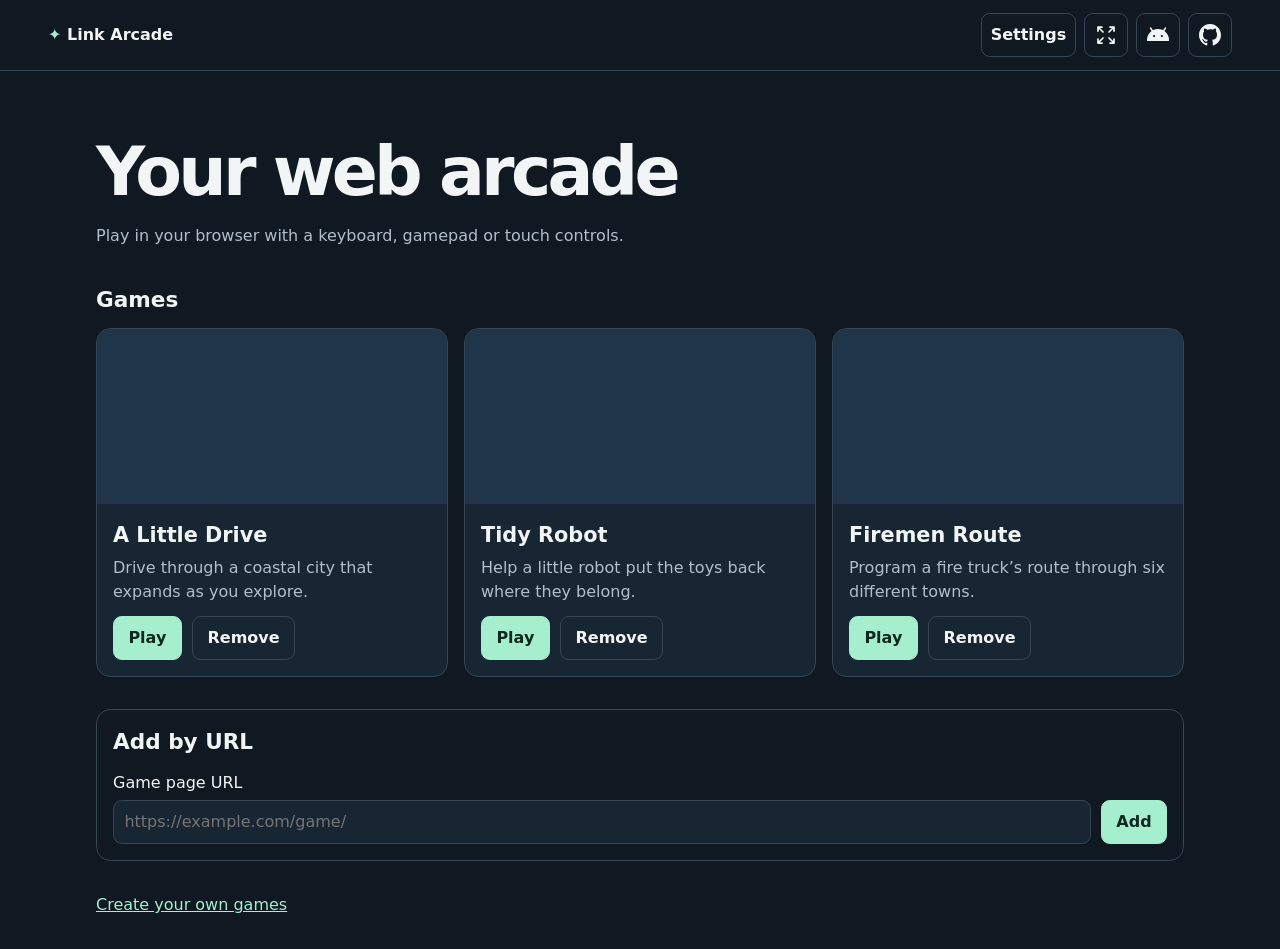
<file: docs/index.html>
<!doctype html>
<html lang="en">
<head>
  <meta charset="utf-8">
  <meta name="viewport" content="width=device-width, initial-scale=1">
  <meta name="theme-color" content="#101822">
  <title>Link Arcade</title>
  <link rel="stylesheet" href="./arcade.css">
  <script type="module" src="./catalog.js"></script>
</head>
<body>
  <header class="top">
    <a class="brand" href="./"><span aria-hidden="true">✦</span> Link Arcade</a>
    <nav class="top-links" aria-label="Arcade controls and links">
      <a id="settings-link" class="icon-link" href="./settings.html">Settings</a>
      <button id="fullscreen" type="button" class="icon-link" aria-label="Full screen" title="Full screen" hidden>
        <svg viewBox="0 0 24 24" width="24" height="24" fill="none" stroke="currentColor" stroke-width="1.75" stroke-linecap="round" stroke-linejoin="round" aria-hidden="true">
          <path class="expand" d="M9 9 4 4m0 4V4h4m7 5 5-5m-4 0h4v4m-5 7 5 5m0-4v4h-4m-7-5-5 5m4 0H4v-4"/>
          <path class="collapse" d="m4 4 5 5M5 9h4V5m11-1-5 5m0-4v4h4m1 11-5-5m4 0h-4v4m-11 1 5-5m0 4v-4H5"/>
        </svg>
      </button>
      <a id="android" class="icon-link" href="https://github.com/carlosalbaladejo/link-arcade/releases/latest" aria-label="Download for Android" title="Download for Android">
        <svg viewBox="0 0 24 24" width="24" height="24" aria-hidden="true">
          <path d="m6.5 8-2-3m13 3 2-3" fill="none" stroke="currentColor" stroke-width="1.5" stroke-linecap="round"/>
          <path fill="currentColor" fill-rule="evenodd" d="M1 17a11 11 0 0 1 22 0v1H1Zm7.1-5a1.1 1.1 0 1 0 0 2.2 1.1 1.1 0 0 0 0-2.2Zm7.8 0a1.1 1.1 0 1 0 0 2.2 1.1 1.1 0 0 0 0-2.2Z"/>
        </svg>
      </a>
      <a class="icon-link" href="https://github.com/carlosalbaladejo/link-arcade" aria-label="View the Link Arcade repository on GitHub" title="View on GitHub">
        <svg viewBox="0 0 24 24" width="24" height="24" fill="currentColor" aria-hidden="true">
          <path d="M12 1C5.923 1 1 5.923 1 12c0 4.867 3.149 8.979 7.521 10.436.55.096.756-.233.756-.522 0-.262-.013-1.128-.013-2.049-2.764.509-3.479-.674-3.699-1.292-.124-.317-.66-1.293-1.127-1.554-.385-.207-.936-.715-.014-.729.866-.014 1.485.797 1.691 1.128.99 1.663 2.571 1.196 3.204.907.096-.715.385-1.196.701-1.471-2.448-.275-5.005-1.224-5.005-5.432 0-1.196.426-2.186 1.128-2.956-.11-.275-.495-1.402.11-2.915 0 0 .921-.288 3.025 1.128a10.193 10.193 0 0 1 2.75-.371c.935 0 1.87.123 2.75.371 2.104-1.43 3.025-1.128 3.025-1.128.605 1.513.22 2.64.11 2.915.702.77 1.128 1.747 1.128 2.956 0 4.222-2.571 5.157-5.019 5.432.399.344.743 1.004.743 2.035 0 1.472-.014 2.654-.014 3.025 0 .289.206.632.756.522C19.851 20.979 23 16.854 23 12c0-6.077-4.922-11-11-11Z"/>
        </svg>
      </a>
    </nav>
  </header>
  <main class="catalog">
    <section class="intro">
      <h1 data-copy="intro">Your web arcade</h1>
      <p data-copy="subtitle">Play in your browser with a keyboard, gamepad or touch controls.</p>
    </section>
    <section aria-labelledby="games-heading">
      <h2 id="games-heading" data-copy="games">Games</h2>
      <div class="grid" id="games"></div>
    </section>
    <section class="imports" aria-labelledby="add-heading">
      <h2 id="add-heading" data-copy="addHeading">Add by URL</h2>
      <form id="add-game">
        <label for="game-url" data-copy="urlLabel">Game page URL</label>
        <div class="form-row">
          <input id="game-url" name="url" type="url" required placeholder="https://example.com/game/">
          <button type="submit" data-copy="add">Add</button>
        </div>
        <p id="import-status" role="status"></p>
      </form>
    </section>
  </main>
  <footer><a href="https://github.com/carlosalbaladejo/link-arcade/blob/main/spec/game-compatibility.md" data-copy="footer">Create your own games</a></footer>
</body>
</html>
</file>
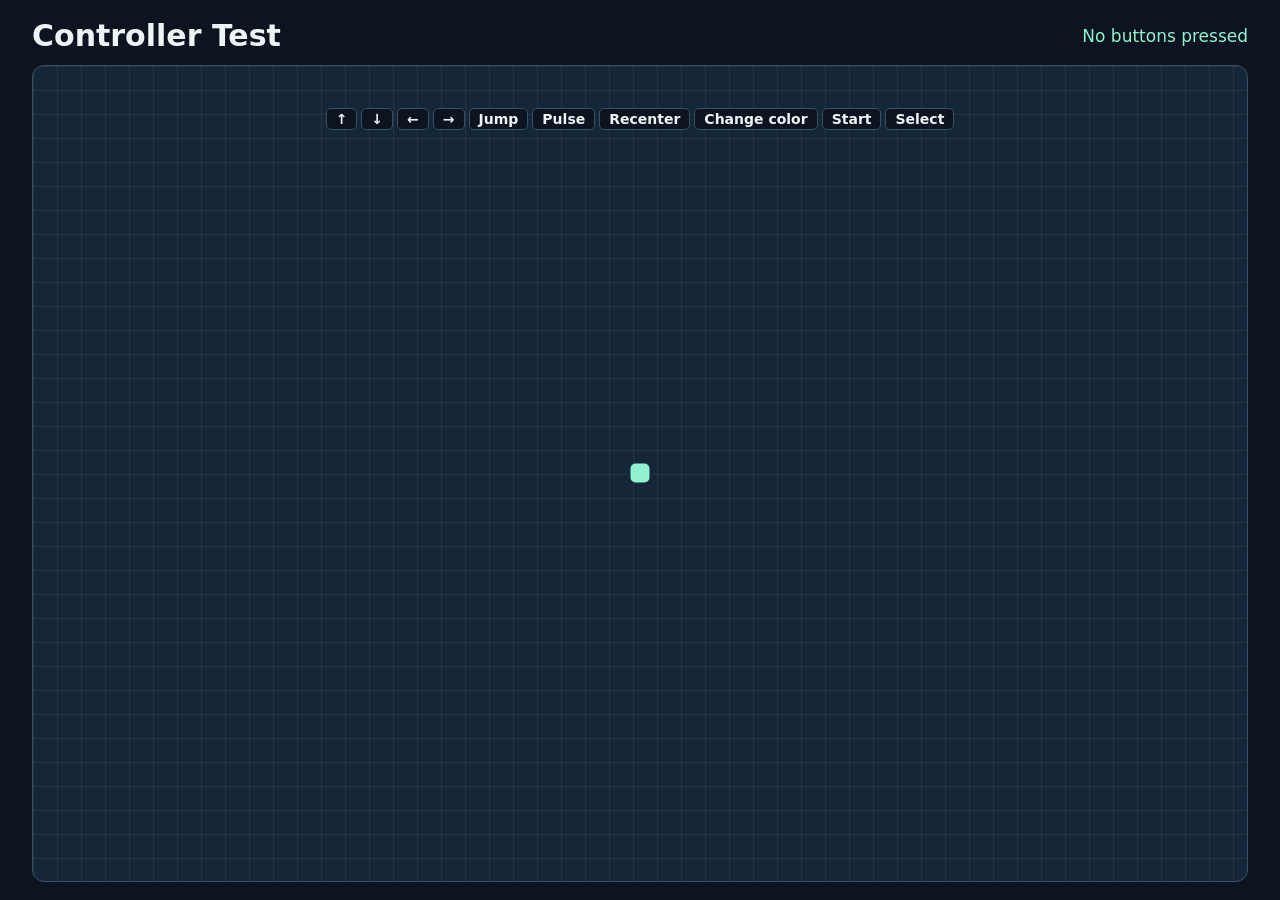
<file: docs/test-game/index.html>
<!doctype html>
<html lang="en">
<meta charset="utf-8">
<meta name="viewport" content="width=device-width,initial-scale=1">
<link rel="tv-game-manifest" href="./game.json">
<title>Controller Test</title>
<style>
  :root { color-scheme: dark; font: 500 14px system-ui,sans-serif; background: #0b141f; color: #edf5f7; }
  * { box-sizing: border-box; }
  body { margin: 0; height: 100vh; display: grid; padding: clamp(5px,2vh,18px) clamp(8px,3vw,32px);
    grid-template-rows: auto minmax(16px,1fr); gap: clamp(4px,1.3vh,12px); overflow: hidden; }
  header { display: flex; justify-content: space-between; align-items: center; gap: 8px; }
  h1 { margin: 0; font-size: clamp(15px,4.3vh,30px); }
  output { color: #90f2ce; text-align: right; font-size: clamp(12px,3vh,17px); }
  main { position: relative; overflow: hidden; border: 1px solid #355166; border-radius: 12px;
    background-color: #142638; background-image: linear-gradient(#fff1 1px,transparent 1px),
    linear-gradient(90deg,#fff1 1px,transparent 1px); background-size: 24px 24px; }
  #marker { width: 19px; height: 19px; border-radius: 5px; position: absolute;
    background: #90f2ce; left: 50%; top: 50%; transform: translate(-50%,-50%); }
  main.pulse #marker { box-shadow: 0 0 0 8px #ffce6a77; }
  #pause { position: absolute; top: 0; right: 0; bottom: 0; left: 0; display: grid; place-content: center; background: #0b141fbc;
    font-size: clamp(15px,6vh,34px); font-weight: 800; }
  #pause[hidden] { display: none; }
  footer { position: absolute; top: max(58px, 12vh); left: clamp(8px,3vw,32px); right: clamp(8px,3vw,32px);
    display: flex; flex-wrap: wrap; justify-content: center; gap: 4px; pointer-events: none; }
  kbd { background: #0b141f; border: 1px solid #355166; border-radius: 5px; padding: 2px clamp(3px,1vw,9px);
    font: 700 clamp(11px,2.6vh,14px) system-ui,sans-serif; }
  kbd.active { background: #90f2ce; color: #132226; }
</style>
<body>
<header><h1>Controller Test</h1><output id="status" aria-live="polite">No buttons pressed</output></header>
<main id="field" aria-label="Movement area"><span id="marker"></span><strong id="pause" hidden>Paused</strong></main>
<footer id="keys" aria-label="Pressed buttons"></footer>
<script>
  const labels = {
    move_up: "↑", move_down: "↓", move_left: "←", move_right: "→",
    jump: "Jump", mark: "Pulse", home: "Recenter", color: "Change color", pause: "Start", panel: "Select"
  };
  const keyboard = {
    ArrowUp: "move_up", ArrowDown: "move_down", ArrowLeft: "move_left", ArrowRight: "move_right",
    Space: "jump", KeyB: "mark", KeyX: "home", KeyY: "color", Enter: "pause", ShiftRight: "panel"
  };
  const footer = document.querySelector("#keys");
  const badges = new Map(Object.entries(labels).map(([id, label]) => {
    const badge = document.createElement("kbd");
    badge.textContent = label;
    footer.append(badge);
    return [id, badge];
  }));
  const status = document.querySelector("#status");
  const field = document.querySelector("#field");
  const marker = document.querySelector("#marker");
  const veil = document.querySelector("#pause");
  const accents = ["#90f2ce", "#ffce6a", "#9bafff"];
  let web = new Set(), keys = new Set(), active = new Set();
  let paused = false, showNames = false, x = 50, y = 50, tint = 0, jumpUntil = 0;
  let priorTime = performance.now();

  function update() {
    const next = new Set([...web, ...keys]);
    const fired = id => next.has(id) && !active.has(id);
    if (fired("pause")) paused = !paused;
    if (fired("panel")) showNames = !showNames;
    if (!paused) {
      if (fired("jump")) jumpUntil = performance.now() + 230;
      if (fired("home")) x = y = 50;
      if (fired("color")) tint = (tint + 1) % accents.length;
    }
    active = next;
    for (const [id, badge] of badges) badge.classList.toggle("active", active.has(id));
    const names = [...active].map(id => labels[id]);
    status.textContent = names.length ? names.join(" + ") : showNames ? "Input panel on · no buttons pressed" : "No buttons pressed";
    veil.hidden = !paused;
    field.classList.toggle("pulse", !paused && active.has("mark"));
  }

  window.addEventListener("message", ({ data }) => {
    if (typeof data !== "string") return;
    try {
      const message = JSON.parse(data);
      if (message?.type !== "tv-game-input" || message.version !== 1 || !Array.isArray(message.pressed)) return;
      web = new Set(message.pressed.filter(id => badges.has(id)));
      update();
    } catch { /* unrelated window message */ }
  });
  window.addEventListener("keydown", event => {
    if (!keyboard[event.code]) return;
    event.preventDefault();
    if (event.repeat) return;
    keys.add(keyboard[event.code]);
    update();
  });
  window.addEventListener("keyup", event => {
    if (!keyboard[event.code]) return;
    keys.delete(keyboard[event.code]);
    update();
  });
  function clear() {
    web.clear();
    keys.clear();
    update();
  }
  window.addEventListener("blur", clear);
  document.addEventListener("visibilitychange", () => { if (document.hidden) clear(); });
  function frame(time) {
    const speed = Math.min(time - priorTime, 35) * .08;
    priorTime = time;
    if (!paused) {
      x += speed * (Number(active.has("move_right")) - Number(active.has("move_left")));
      y += speed * (Number(active.has("move_down")) - Number(active.has("move_up")));
      x = Math.max(3, Math.min(97, x));
      y = Math.max(8, Math.min(92, y));
      marker.style.left = x + "%";
      marker.style.top = y + "%";
      marker.style.transform = time < jumpUntil ? "translate(-50%,-50%) scale(1.45)" : "translate(-50%,-50%)";
      marker.style.background = accents[tint];
    }
    requestAnimationFrame(frame);
  }
  requestAnimationFrame(frame);
</script>
</body>
</html>
</file>
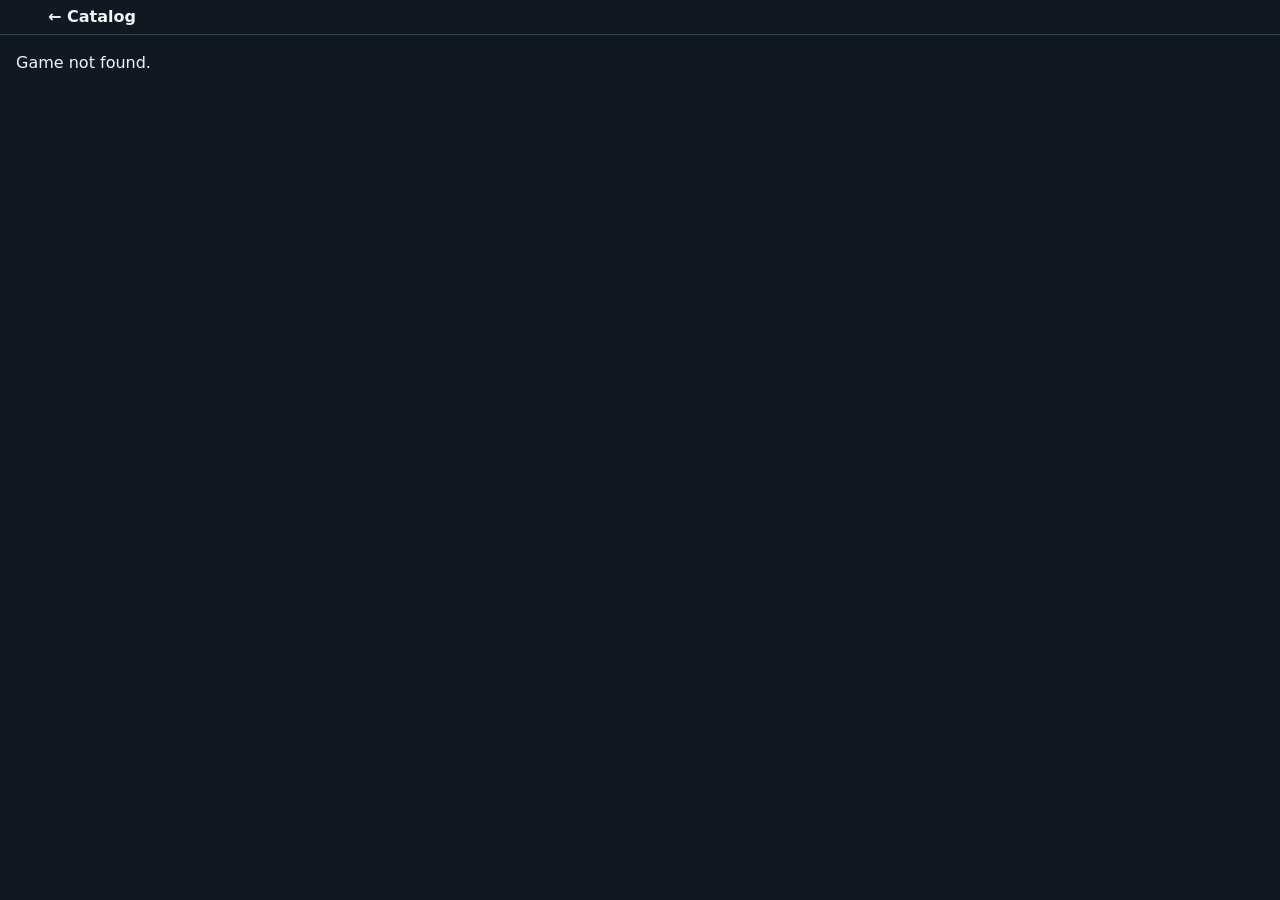
<file: docs/play.html>
<!doctype html>
<html lang="en">
<head>
  <meta charset="utf-8">
  <meta name="viewport" content="width=device-width, initial-scale=1, viewport-fit=cover">
  <title>Play · Link Arcade</title>
  <link rel="stylesheet" href="./arcade.css">
  <script type="module" src="./play.js"></script>
</head>
<body class="player">
  <header class="top">
    <a class="brand" href="./">← Catalog</a>
    <span id="playing"></span>
    <button id="touch-toggle" aria-controls="touch-controls" aria-pressed="false" hidden>Touch controls</button>
  </header>
  <main class="play-area">
    <p id="play-status" role="status">Loading game…</p>
    <iframe id="game" title="Game" allow="autoplay; fullscreen" hidden></iframe>
    <div id="touch-controls" aria-label="Touch controls" hidden></div>
  </main>
</body>
</html>
</file>
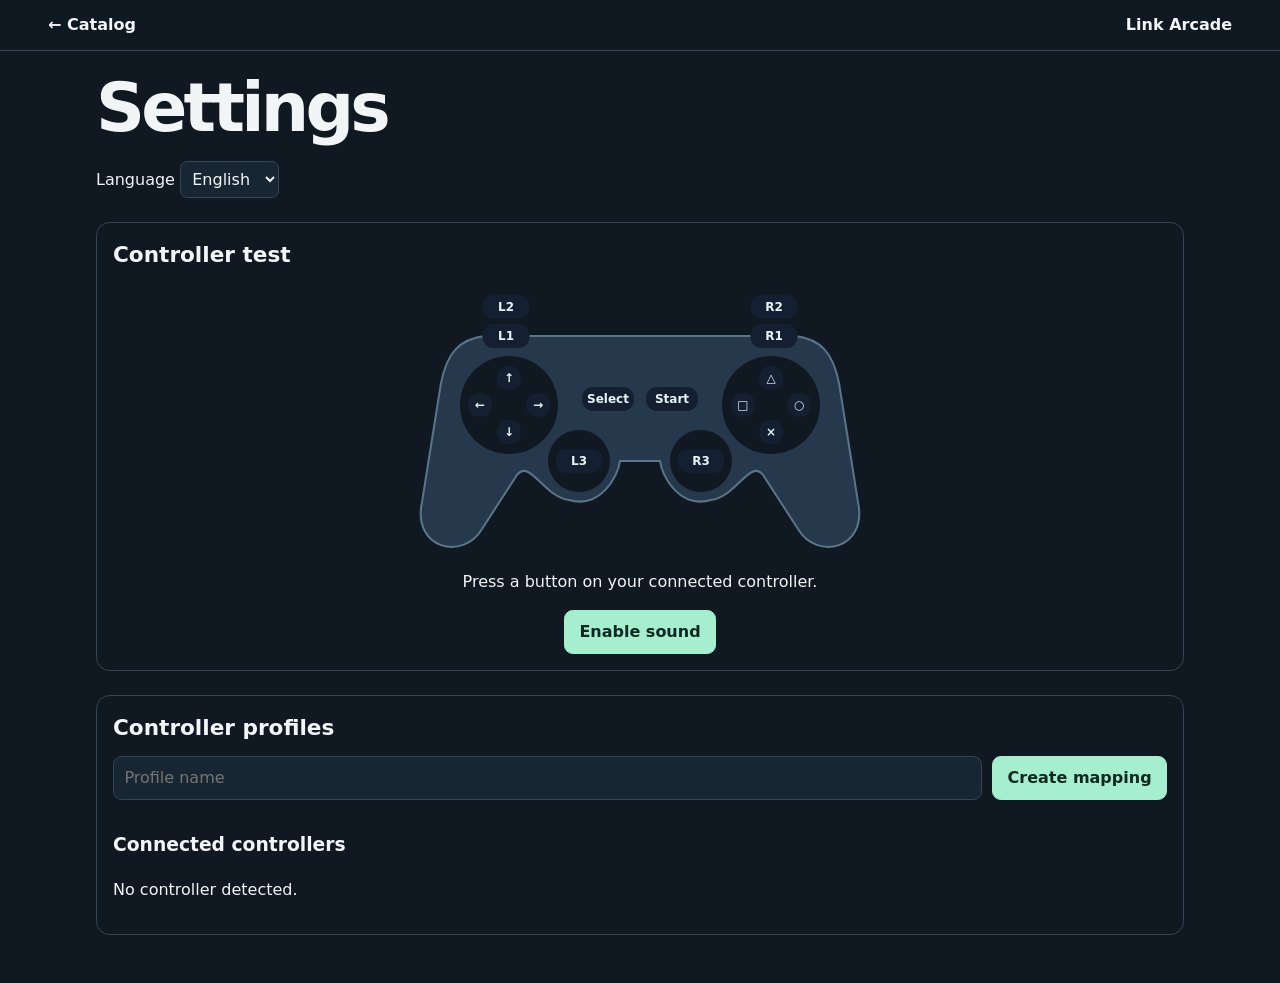
<file: docs/settings.html>
<!doctype html>
<html lang="en">
<head>
  <meta charset="utf-8">
  <meta name="viewport" content="width=device-width,initial-scale=1">
  <title>Settings · Link Arcade</title>
  <link rel="stylesheet" href="./arcade.css">
  <script type="module" src="./settings.js"></script>
</head>
<body>
  <header class="top"><a class="brand" href="./" data-text="catalog">← Catalog</a><strong>Link Arcade</strong></header>
  <main class="catalog settings">
    <h1 data-text="settings">Settings</h1>
    <label><span data-text="language">Language</span>
      <select id="language"><option value="en">English</option><option value="es">Español</option></select>
    </label>
    <section id="controller">
      <h2 data-text="test">Controller test</h2>
      <div class="pad-panel">
        <svg id="diagram" viewBox="0 0 480 270" aria-hidden="true">
          <path class="shell" d="M85 52C59 55 47 69 41 99L22 218C12 265 63 277 82 245L115 194C128 170 144 214 169 216C200 225 218 193 220 177H260C262 193 280 225 311 216C336 214 352 170 365 194L398 245C417 277 468 265 458 218L439 99C433 69 421 55 395 52Z"/>
          <circle class="well" cx="109" cy="121" r="49"/><circle class="well" cx="371" cy="121" r="49"/>
          <circle class="well" cx="179" cy="177" r="31"/><circle class="well" cx="301" cy="177" r="31"/>
        </svg>
        <p id="feedback" role="status"></p>
        <button id="sound" type="button" aria-pressed="false"></button>
      </div>
    </section>
    <section>
      <h2 data-text="profiles">Controller profiles</h2>
      <form id="create-profile" class="form-row">
        <input id="profile-name" required maxlength="40" aria-label="Profile name">
        <button type="submit" data-text="create">Create mapping</button>
      </form>
      <div id="profiles"></div>
      <div id="editor" hidden>
        <h3 id="editing"></h3>
        <p id="capture" role="status"></p>
        <div id="bind-buttons" class="mapping-grid"></div>
        <div class="form-row">
          <button id="save" type="button" data-text="save">Save profile</button>
          <button id="delete-profile" type="button" data-text="remove" hidden>Delete profile</button>
          <button id="cancel" type="button" data-text="cancel">Cancel</button>
        </div>
      </div>
      <h3 data-text="devices">Connected controllers</h3>
      <div id="devices"></div>
      <p id="notice" role="status"></p>
    </section>
  </main>
</body>
</html>
</file>
<file: docs/arcade.css>
:root {
  color-scheme: dark;
  font: 1rem/1.5 system-ui, sans-serif;
  background: #101822;
  color: #f2f5f5;
  --edge: #354656;
  --muted: #b0bfcb;
  --accent: #a5efce;
}
* { box-sizing: border-box; }
body { margin: 0; }
[hidden] { display: none !important; }
a { color: var(--accent); }
button, input { font: inherit; }
button, .play-link {
  border: 1px solid var(--accent);
  border-radius: .55rem;
  padding: .56rem .9rem;
  background: var(--accent);
  color: #112822;
  font-weight: 750;
  cursor: pointer;
  text-decoration: none;
}
button:disabled { opacity: .6; cursor: wait; }
:focus-visible { outline: 3px solid #ffd579; outline-offset: 3px; }
.top {
  display: flex;
  justify-content: space-between;
  align-items: center;
  gap: .8rem;
  padding: .8rem clamp(.8rem, 4vw, 3rem);
  border-bottom: 1px solid var(--edge);
}
.brand { color: inherit; font-weight: 850; text-decoration: none; white-space: nowrap; }
.brand span { color: var(--accent); }
.top-links { display: flex; align-items: center; gap: .5rem; }
.icon-link {
  display: inline-grid;
  place-items: center;
  flex: none;
  width: 44px;
  min-height: 44px;
  border: 1px solid var(--edge);
  border-radius: .55rem;
  color: inherit;
}
.icon-link:hover { color: var(--accent); border-color: var(--accent); }
#fullscreen { padding: 0; background: transparent; }
#fullscreen .collapse, :fullscreen #fullscreen .expand { display: none; }
:fullscreen #fullscreen .collapse { display: inline; }
.catalog, footer { width: min(68rem, calc(100% - 2rem)); margin-inline: auto; }
.intro { padding-block: clamp(1.7rem, 5vw, 4rem) 1.25rem; }
h1 { margin: 0; font-size: clamp(2.1rem, 7vw, 4.25rem); line-height: 1.08; letter-spacing: -.055em; }
h2 { font-size: 1.35rem; margin: 0 0 .75rem; }
.intro p, .card p, #import-status { color: var(--muted); }
.grid { display: grid; grid-template-columns: repeat(auto-fit, minmax(min(100%, 17rem), 1fr)); gap: 1rem; }
.card { min-width: 0; overflow: hidden; border: 1px solid var(--edge); border-radius: .9rem; background: #182532; }
.cover { aspect-ratio: 16 / 8; background: #203648; display: grid; place-items: center; }
.cover img { display: block; width: 100%; height: 100%; object-fit: cover; }
.card-body { padding: 1rem; overflow-wrap: anywhere; }
.card h3 { margin: 0; font-size: 1.3rem; }
.card p { margin: .25rem 0 .8rem; }
.card-actions, .form-row { display: flex; align-items: center; gap: .65rem; flex-wrap: wrap; }
.remove, #touch-toggle { background: transparent; color: inherit; border-color: var(--edge); }
.imports { margin-block: 2rem; padding: 1rem; border: 1px solid var(--edge); border-radius: .9rem; }
.form-row { margin-top: .35rem; }
input { flex: 1 1 15rem; min-width: 0; width: 100%; padding: .55rem .65rem; background: #182532; color: inherit; border: 1px solid var(--edge); border-radius: .55rem; }
#import-status { margin: .55rem 0 0; }
#import-status:empty { display: none; }
footer { padding-bottom: 2rem; }
.player { height: 100vh; height: 100dvh; display: grid; grid-template-rows: auto minmax(0, 1fr); }
.player .top { padding-block: .3rem; }
.player .top button { padding: .2rem .5rem; }
#playing { overflow: hidden; text-overflow: ellipsis; white-space: nowrap; }
.play-area { min-height: 0; display: flex; flex-direction: column; }
#play-status { margin: 1rem; }
#game { flex: 1; width: 100%; min-height: 0; border: 0; }
#touch-controls { display: flex; justify-content: space-between; gap: .3rem; padding: .25rem max(.35rem, env(safe-area-inset-right)) max(.25rem, env(safe-area-inset-bottom)) max(.35rem, env(safe-area-inset-left)); touch-action: none; }
.pad-group { display: flex; justify-content: center; gap: .25rem; flex-wrap: wrap; }
.pad-group button { min-width: 2rem; min-height: 2.1rem; padding: .1rem .28rem; color: inherit; background: #223748; border-color: #658394; user-select: none; }
.pad-group button.held { color: #112822; background: var(--accent); }
@media (max-width: 480px) {
  .top { font-size: .87rem; }
  #touch-controls { flex-wrap: wrap; justify-content: center; }
}

.settings { padding-block: 1.3rem 3rem; }
.settings h1 { margin-bottom: 1rem; }
.settings section { margin-top: 1.5rem; padding: 1rem; border: 1px solid var(--edge); border-radius: .85rem; }
.settings select { max-width: 100%; font: inherit; padding: .45rem; background: #182532; color: inherit; border: 1px solid var(--edge); border-radius: .45rem; }
#settings-link { width: auto; padding-inline: .55rem; text-decoration: none; font-weight: 750; }
.top { flex-wrap: wrap; }
.pad-panel { text-align: center; }
#diagram { display: block; margin: auto; width: min(100%, 30rem); }
#diagram .shell { fill: #26394c; stroke: #5a758a; stroke-width: 2; }
#diagram .well { fill: #101822; }
.diagram-button rect { fill: #142031; }
.diagram-button text { fill: #e6f4f5; font: 650 12px system-ui; text-anchor: middle; }
.diagram-button.pressed rect { fill: var(--accent); }
.diagram-button.pressed text { fill: #112822; }
#profiles { display: flex; gap: .5rem; flex-wrap: wrap; margin-top: .8rem; }
#devices label { display: flex; flex-wrap: wrap; align-items: center; gap: .5rem; margin-top: .55rem; overflow-wrap: anywhere; }
.mapping-grid { display: grid; grid-template-columns: repeat(auto-fit,minmax(min(100%,8rem),1fr)); gap: .4rem; }
.mapping-grid button { padding: .5rem .3rem; color: inherit; background: #223748; border-color: var(--edge); }
.mapping-grid button[aria-pressed=true] { color: #112822; background: var(--accent); }
</file>
